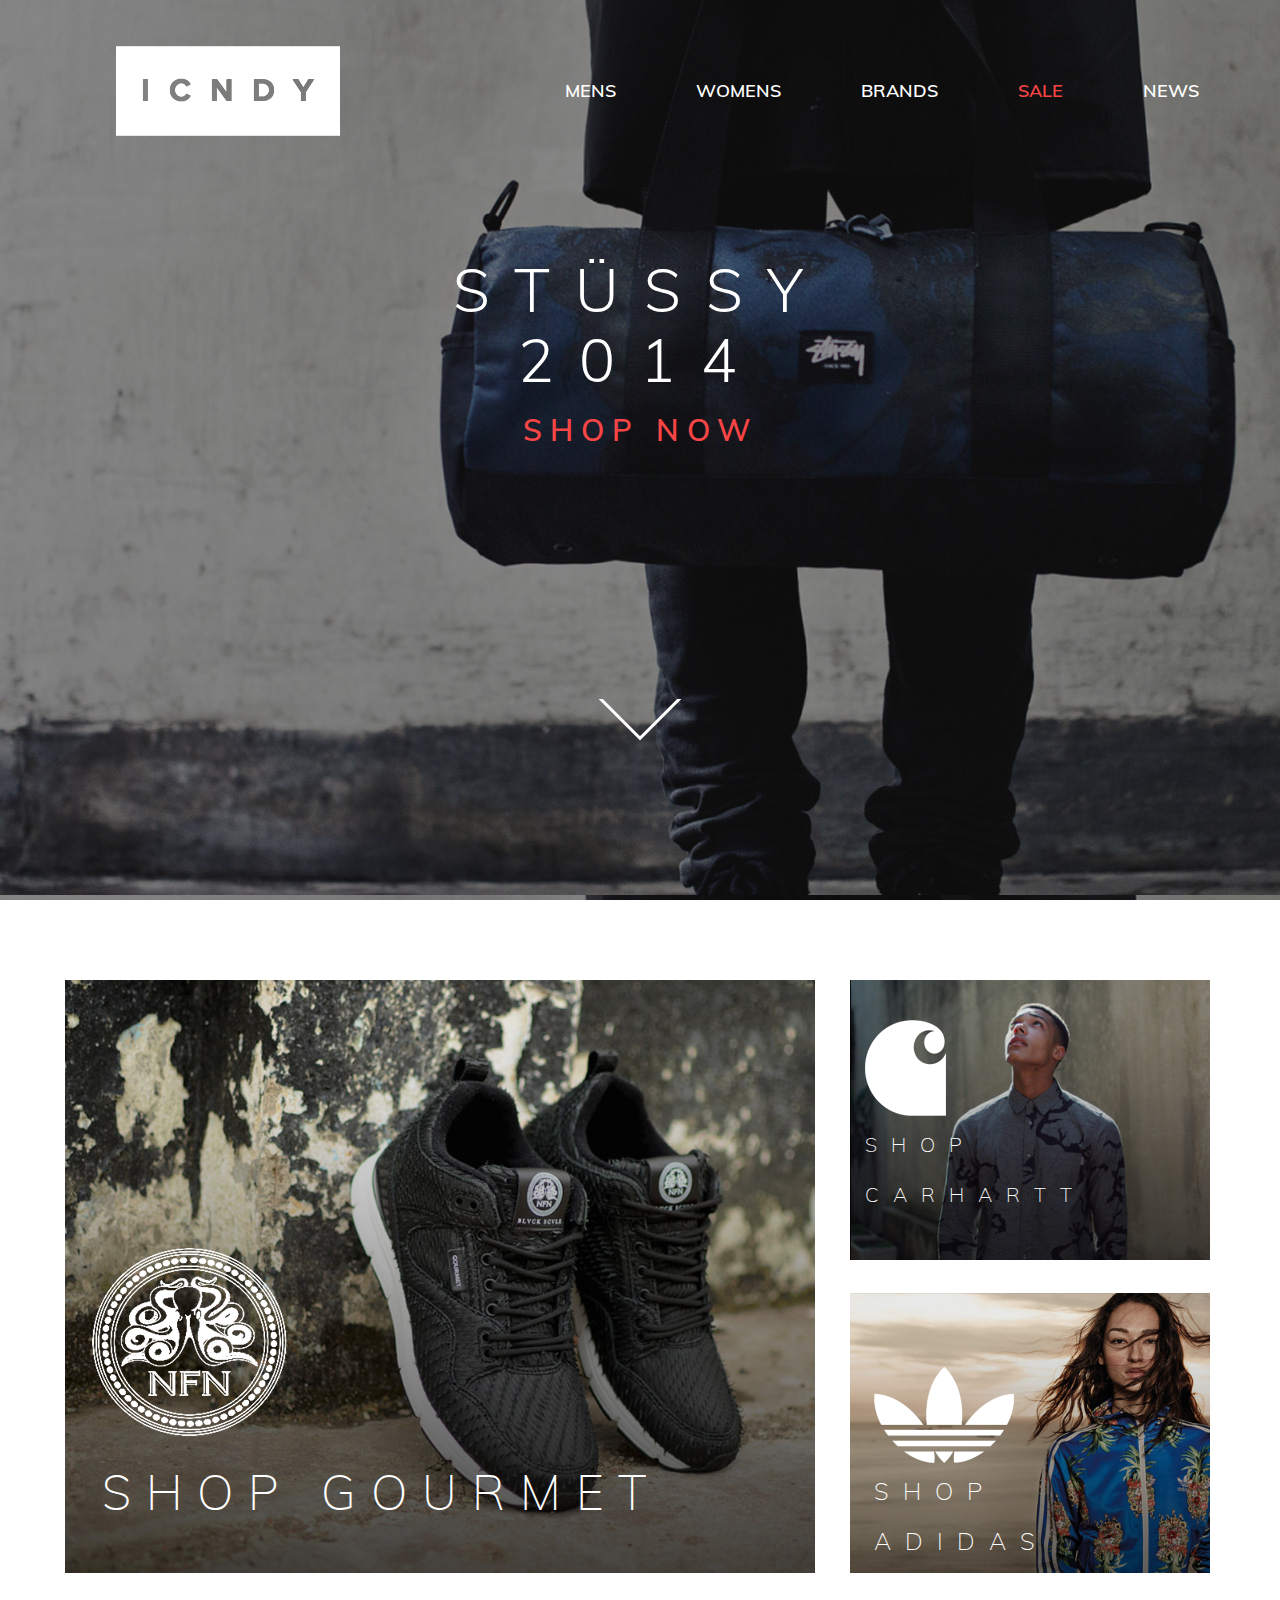
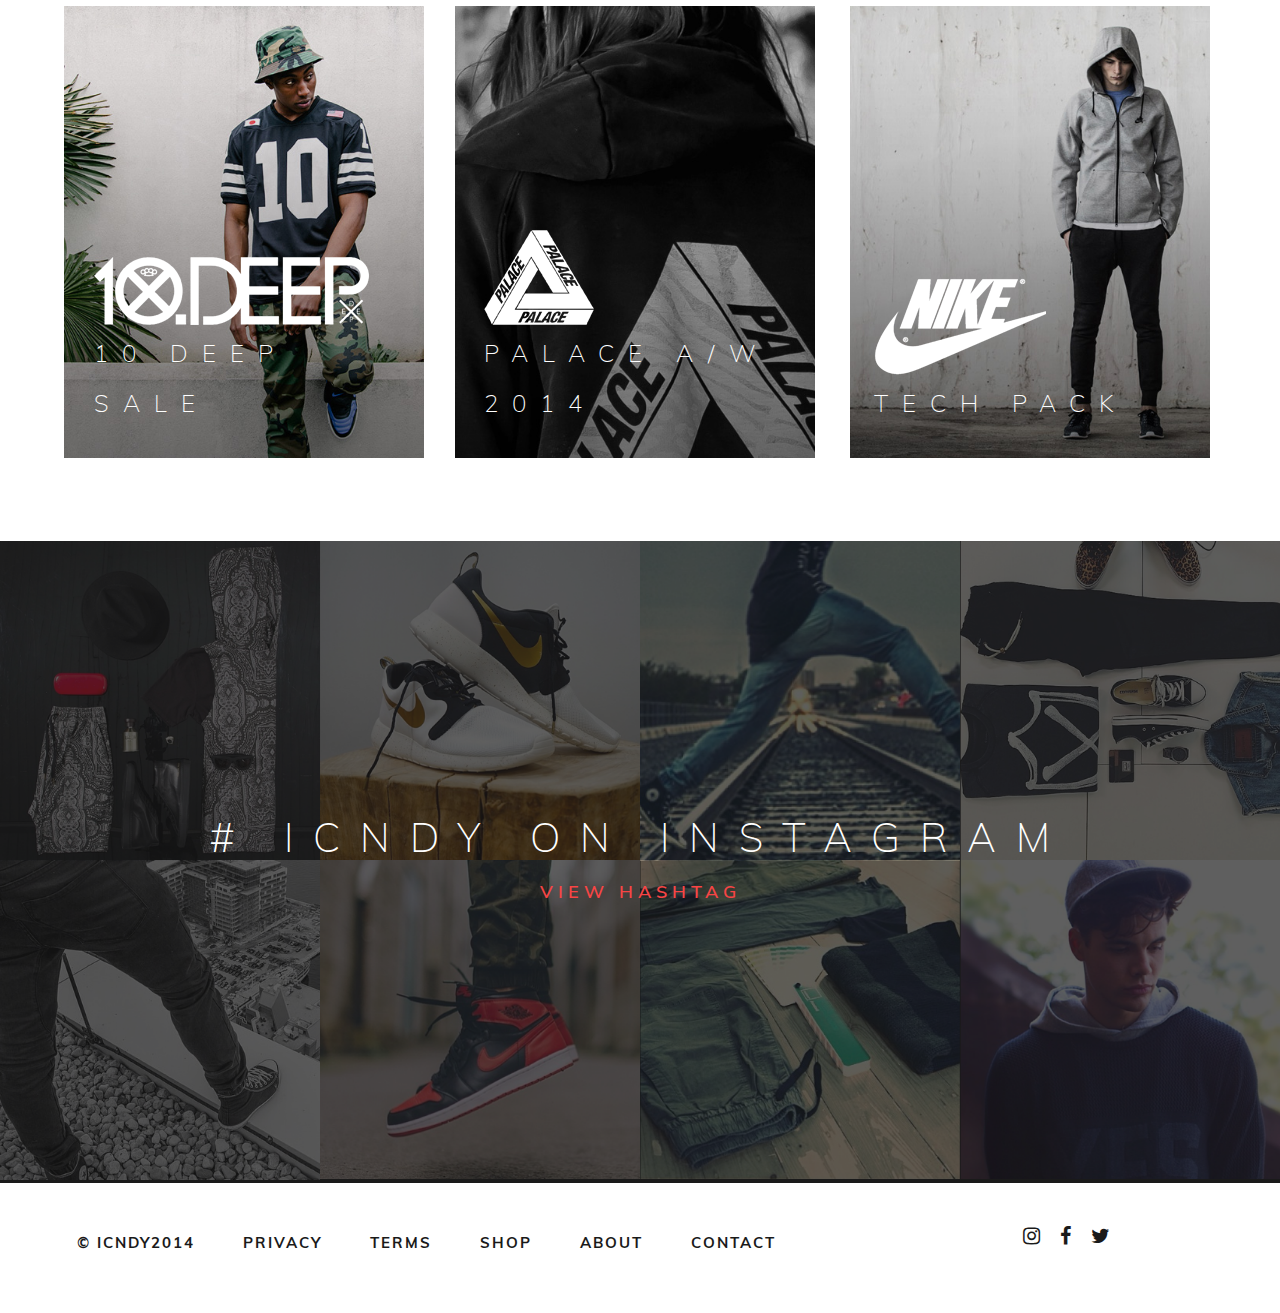
<file: index.html>
<!DOCTYPE html>
<html lang="en">
<head>
    <meta charset="utf-8">
    <meta name="viewport" content="width=device-width, initial-scale=1">
    <meta name="description" content="Icndy template from PSD">
    <title>ICNDY</title>
    <link rel="stylesheet" href="bootstrap/css/bootstrap.min.css" type="text/css" media="all">
    <link rel="shortcut icon" href="favicon.ico" type="image/x-icon">
    <link rel="icon" href="favicon.ico" type="image/x-icon">
    <link rel="stylesheet" href="fontawesome/css/font-awesome.min.css">
    <link rel="stylesheet" href="styles.css" type="text/css" media="all">
</head>
<body>
    <header>
        <nav class="navbar navbar-default">
            <div class="container-fluid">
                <div class="navbar-header">
                    <button type="button" class="navbar-toggle" data-toggle="collapse" data-target="#myNavbar">
        <span class="icon-bar"></span>
        <span class="icon-bar"></span>
        <span class="icon-bar"></span> 
      </button>
                    <a class="navbar-brand" href="#"><img src="images/logo.png"></a>
                </div>
                <div class="collapse navbar-collapse" id="myNavbar">
                    <ul class="nav navbar-nav navbar-right">
                        <li><a href="#">Mens</a></li>
                        <li><a href="#">Womens</a></li>
                        <li><a href="#">Brands</a></li>
                        <li><a href="#"><strong>Sale</strong></a></li>
                        <li><a href="#">News</a></li>
                    </ul>
                </div>
            </div>
        </nav>
        <div class="text">
            <h1>St&uuml;ssy 2014</h1>
            <h2>Shop now</h2>
        </div>
        <a href="#sec" id="button"><img class="down" src="images/down.png"></a>
    </header>
    <main id="sec">
        <div class="container">
            <div class="row">
                <div class="col-md-8 left">
                    <img src="images/gourmet.jpg">
                    <span class="name">
            <img src="images/gourmet-logo.png">
            <h3>Shop gourmet</h3>
        </span>
                </div>
                <div class="col-md-4">
                    <div class="small">
                        <img class="first" src="images/carharrt.jpg">
                        <span class="carh">
            <img src="images/carhartt-logo.png">
            <h3>Shop carhartt</h3>
        </span>
                    </div>
                    <div class="smaller">
                        <img class="second" src="images/adidas.jpg">
                        <span class="adid">
            <img src="images/adidas-logo.png">
            <h3>Shop adidas</h3>
        </span>
                    </div>
                </div>
            </div>
            <div class="row botsection">
                <div class="col-md-4">
                    <img class="one" src="images/deep.jpg">
                    <span class="logname">
            <img src="images/deep-logo.png">
            <h3>10 deep sale</h3>
        </span>
                </div>
                <div class="col-md-4"><img class="two" src="images/pallace.jpg">
                    <span class="logname">
            <img src="images/palace-logo.png">
            <h3>Palace a/w 2014</h3>
        </span>
                </div>
                <div class="col-md-4"><img class="three" src="images/nike.jpg">
                    <span class="logname">
            <img src="images/nike-logo.png">
            <h3>Tech pack</h3>
        </span>
                </div>
            </div>
        </div>
    </main>
    <section>
        <div class="container-fluid">
            <div class="row">
                <div class="col-md-3"><img src="images/grad1.png"></div>
                <div class="col-md-3"><img src="images/grad2.png"></div>
                <div class="col-md-3"><img src="images/grad3.png"></div>
                <div class="col-md-3"><img src="images/grad4.png"></div>
            </div>
            <div class="row line">
                <div class="col-md-3"><img src="images/grad5.png"></div>
                <div class="col-md-3"><img src="images/grad6.png"></div>
                <div class="col-md-3"><img src="images/grad7.png"></div>
                <div class="col-md-3"><img src="images/grad8.png"></div>
            </div>
            <span class="insta">
        <h4># icndy on instagram</h4>
        <a href="#">View hashtag</a>
        </span>
        </div>
    </section>
    <footer>
        <div class="container-fluid">
            <div class="row">
                <div class="col-md-12 col-lg-8">
                    <ul>
                        <li>&copy; icndy2014</li>
                        <li>Privacy</li>
                        <li>Terms</li>
                        <li>Shop</li>
                        <li>About</li>
                        <li>Contact</li>
                    </ul>
                </div>
                <div class="col-md-12 col-lg-4">
                    <i class="fa fa-instagram"></i>
                    <i class="fa fa-facebook"></i>
                    <i class="fa fa-twitter"></i>
                </div>
            </div>
        </div>
    </footer>
    <script src="jquery.min.js"></script>
    <script src="bootstrap/js/bootstrap.min.js"></script>
    <script src="main.js"></script>
</body>
</html>
</file>
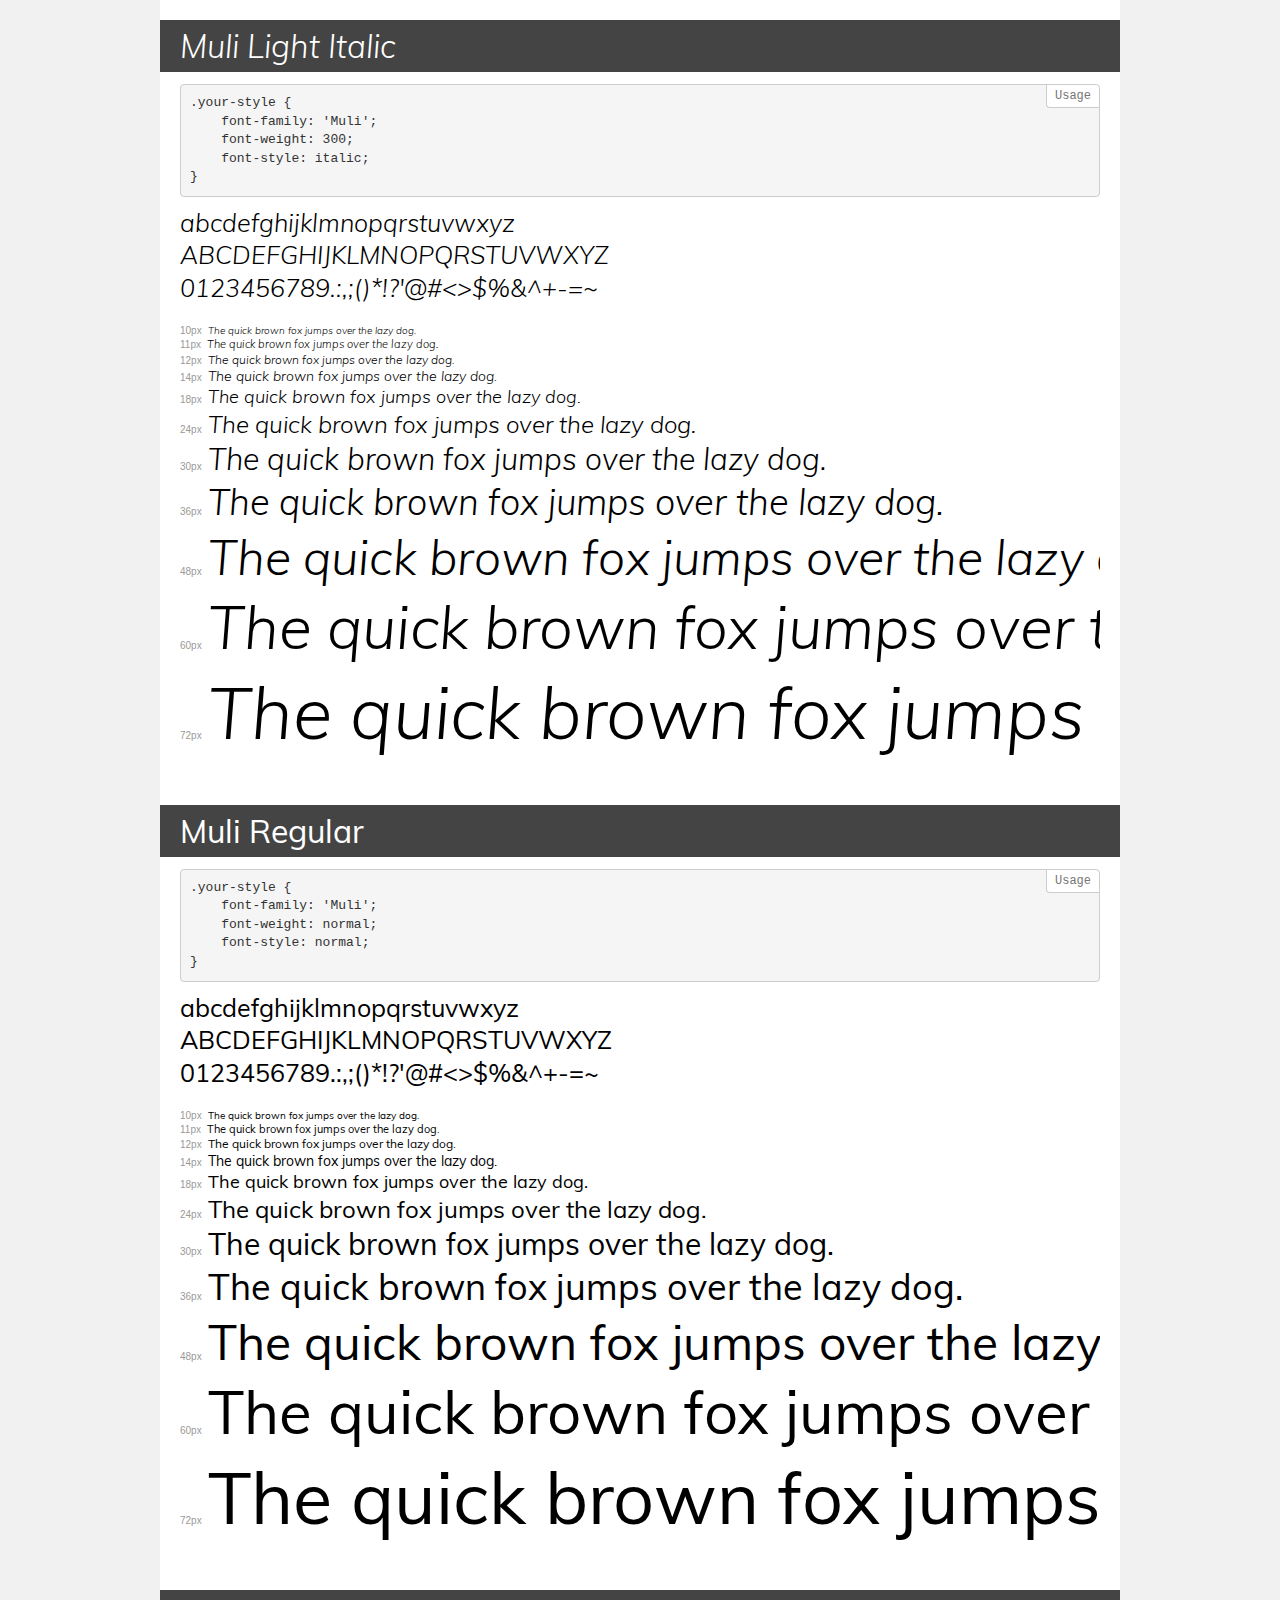
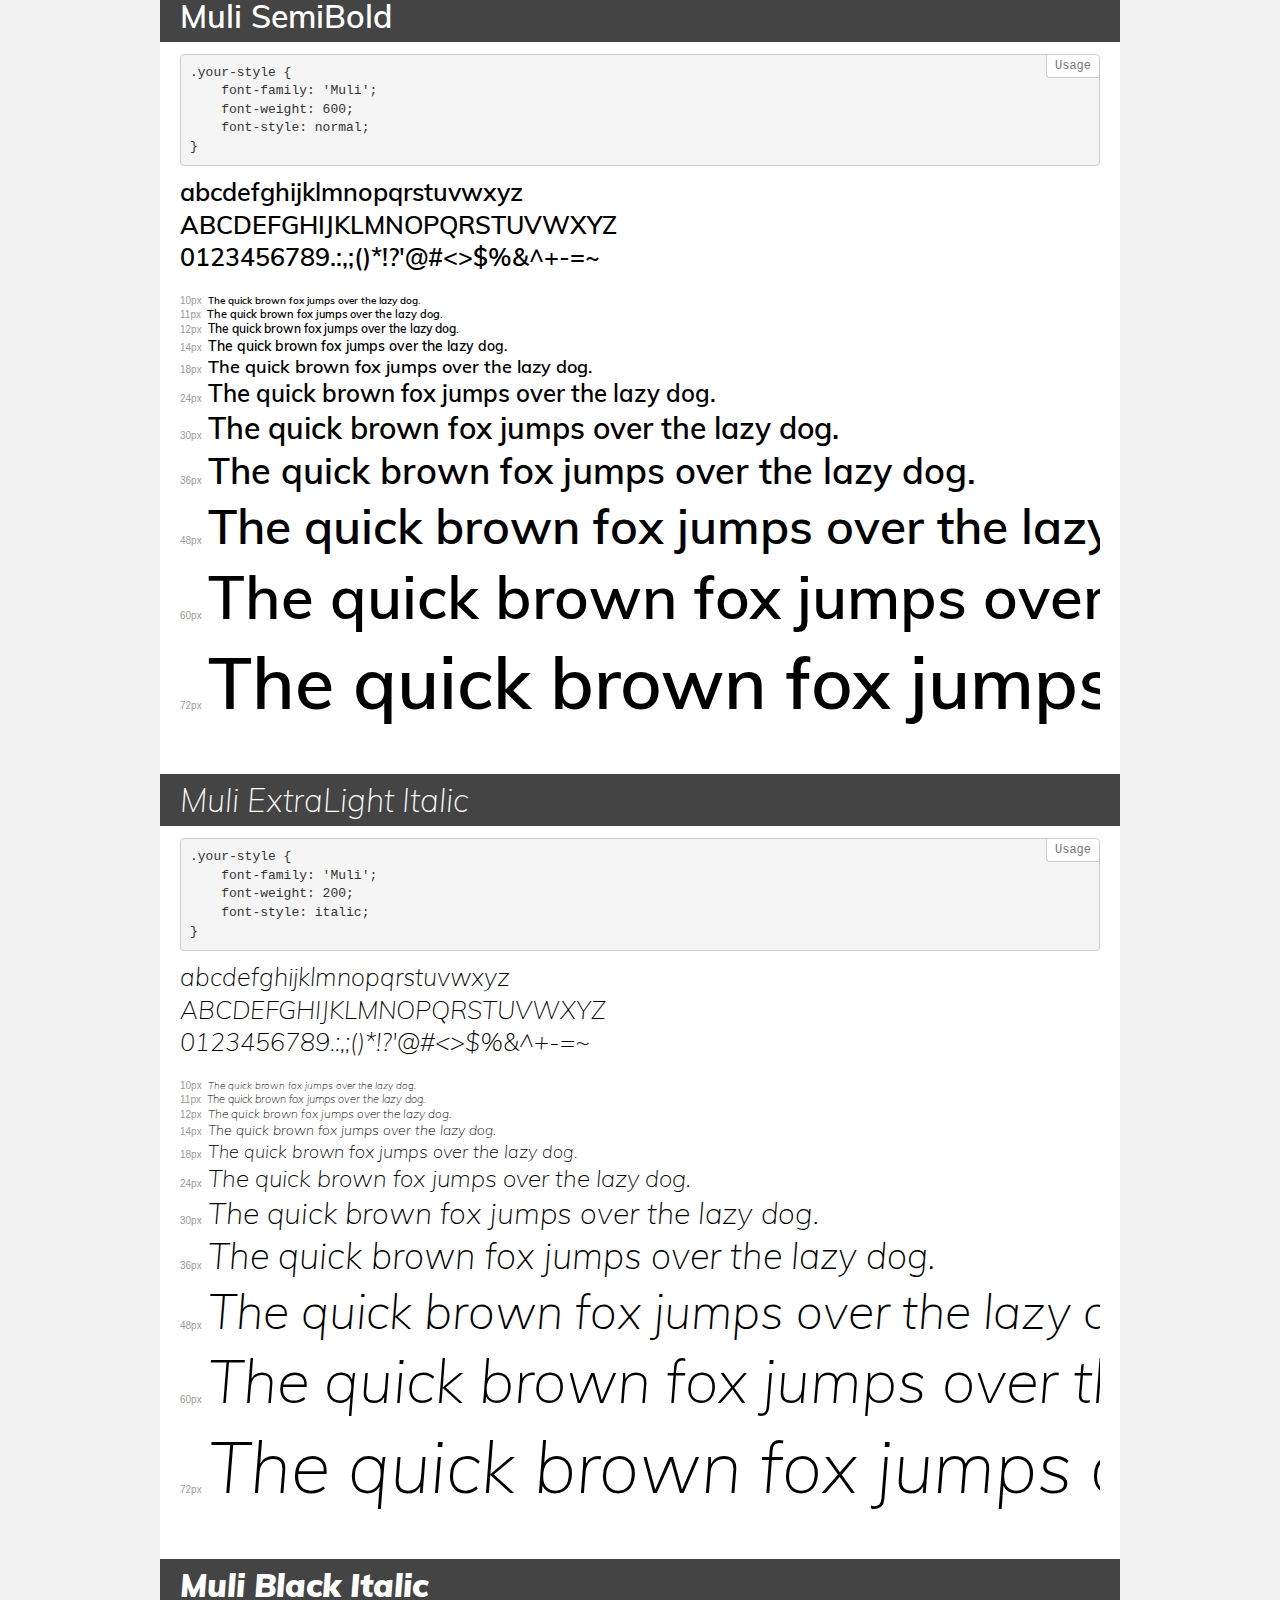
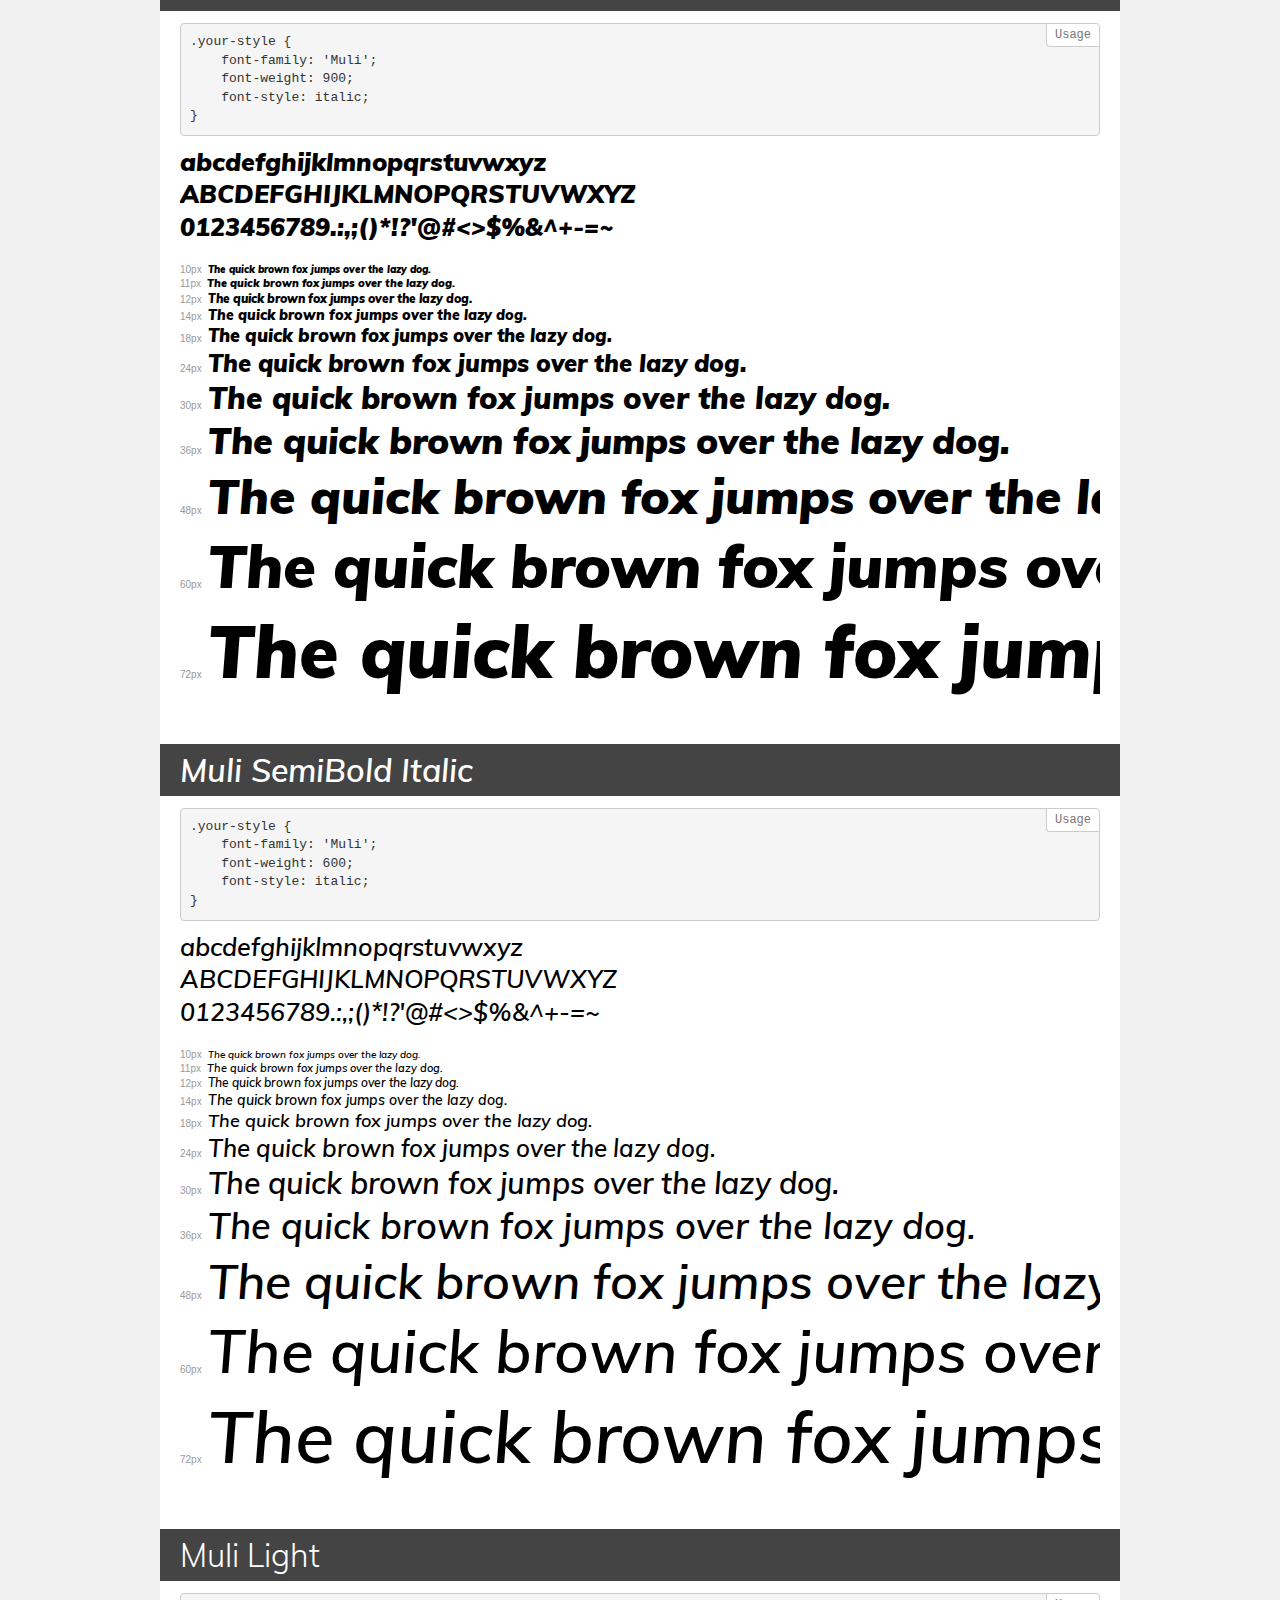
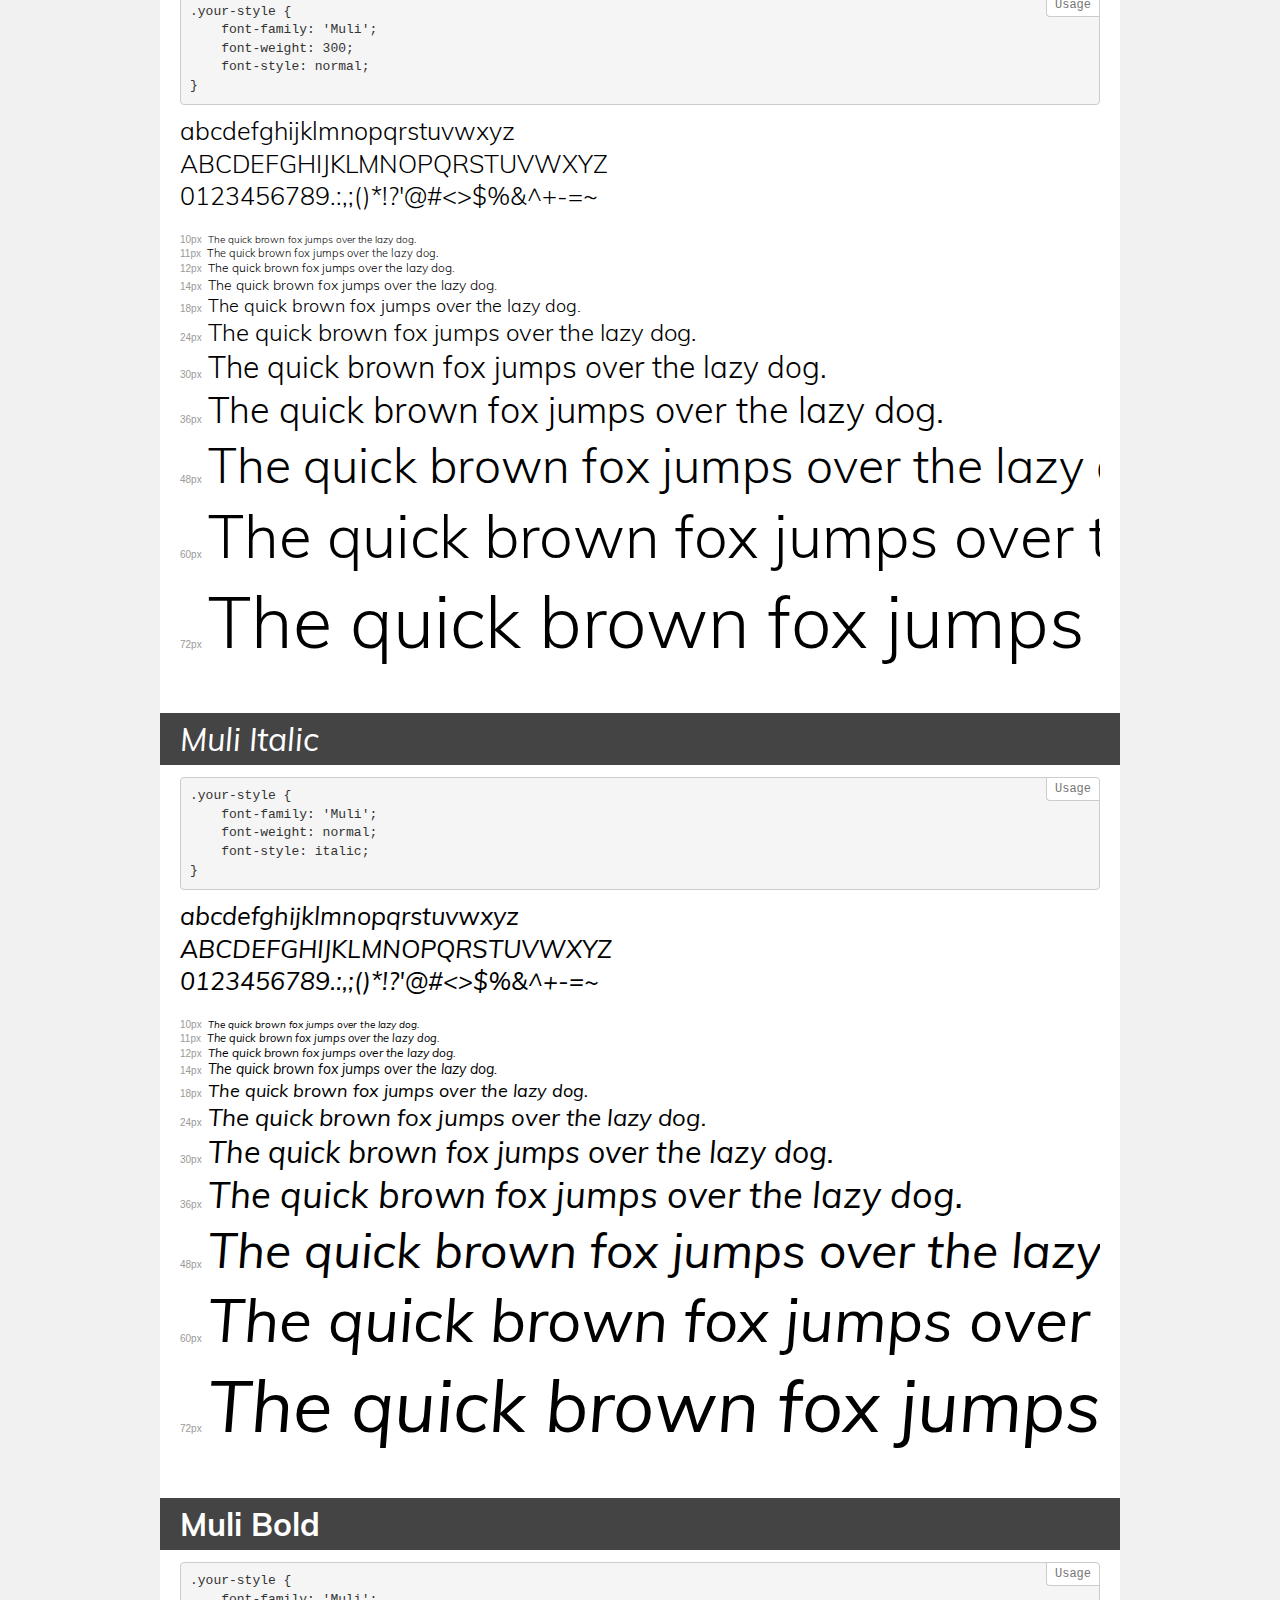
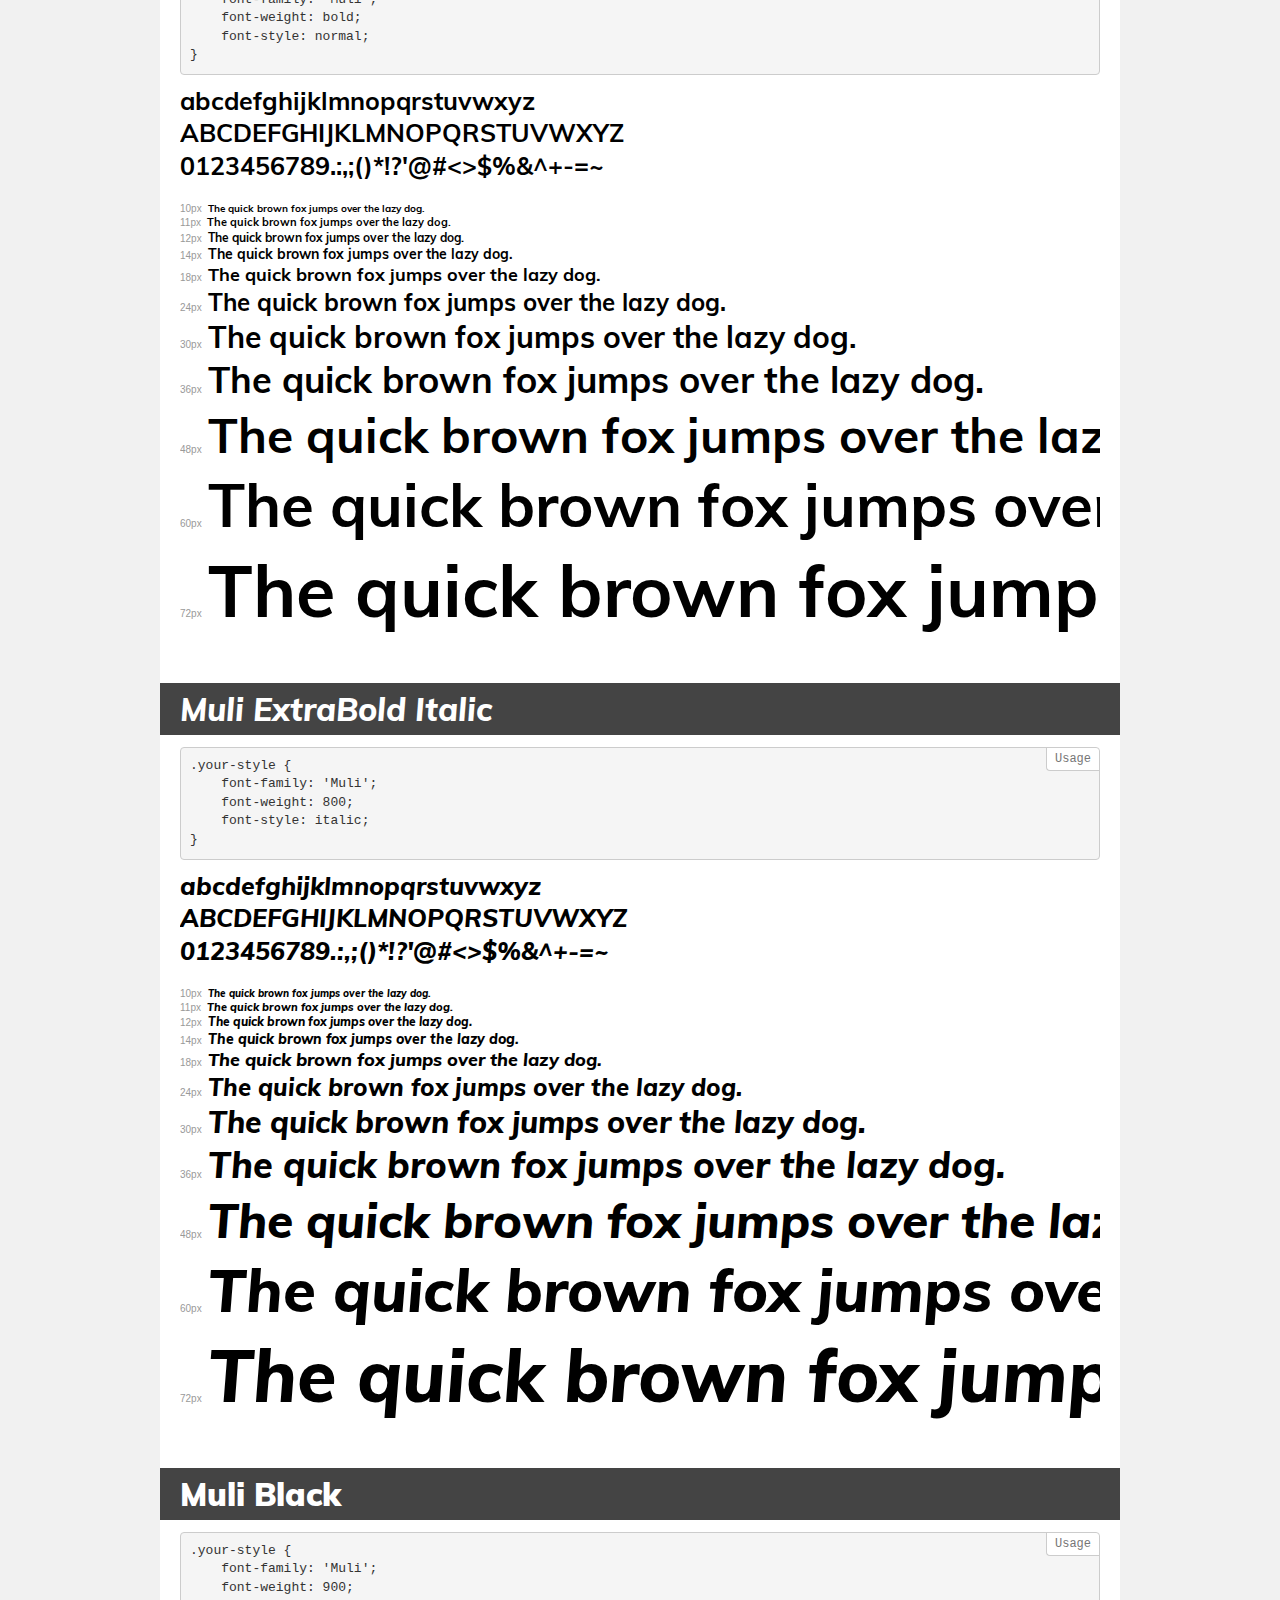
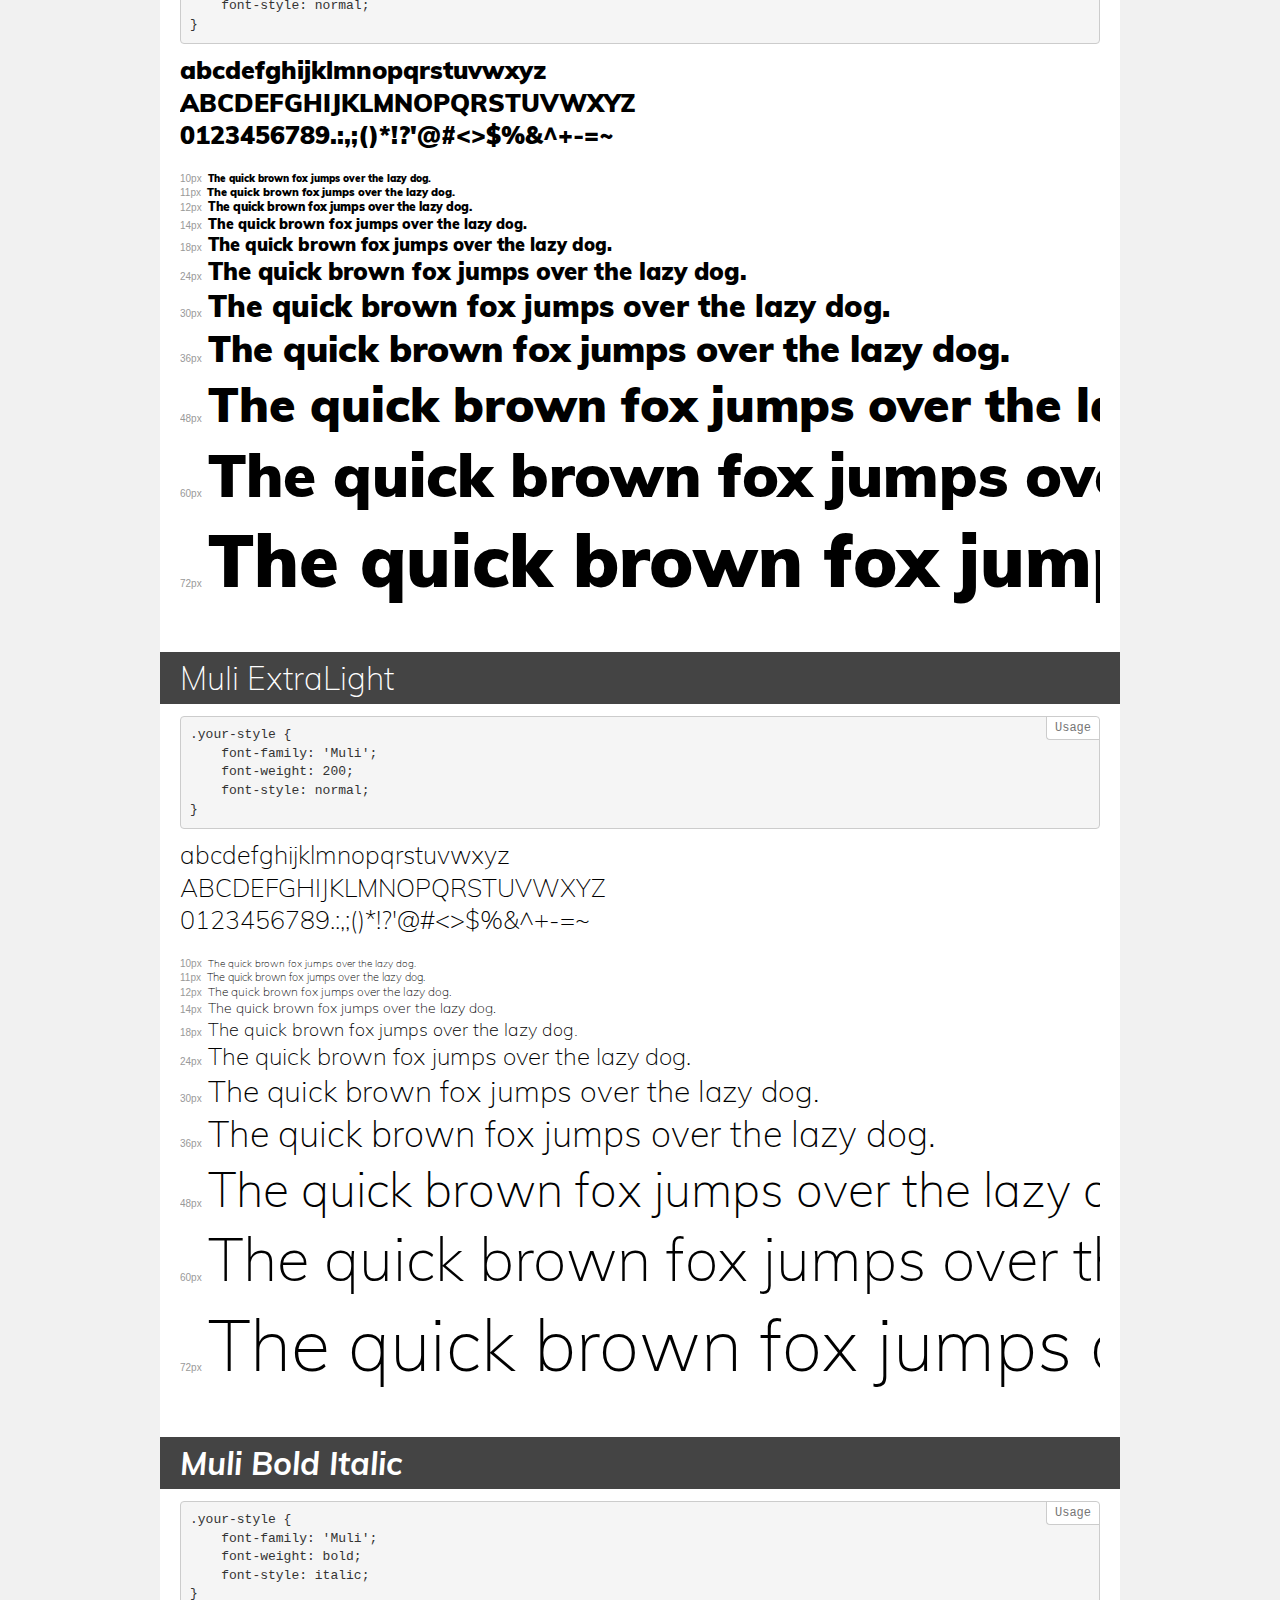
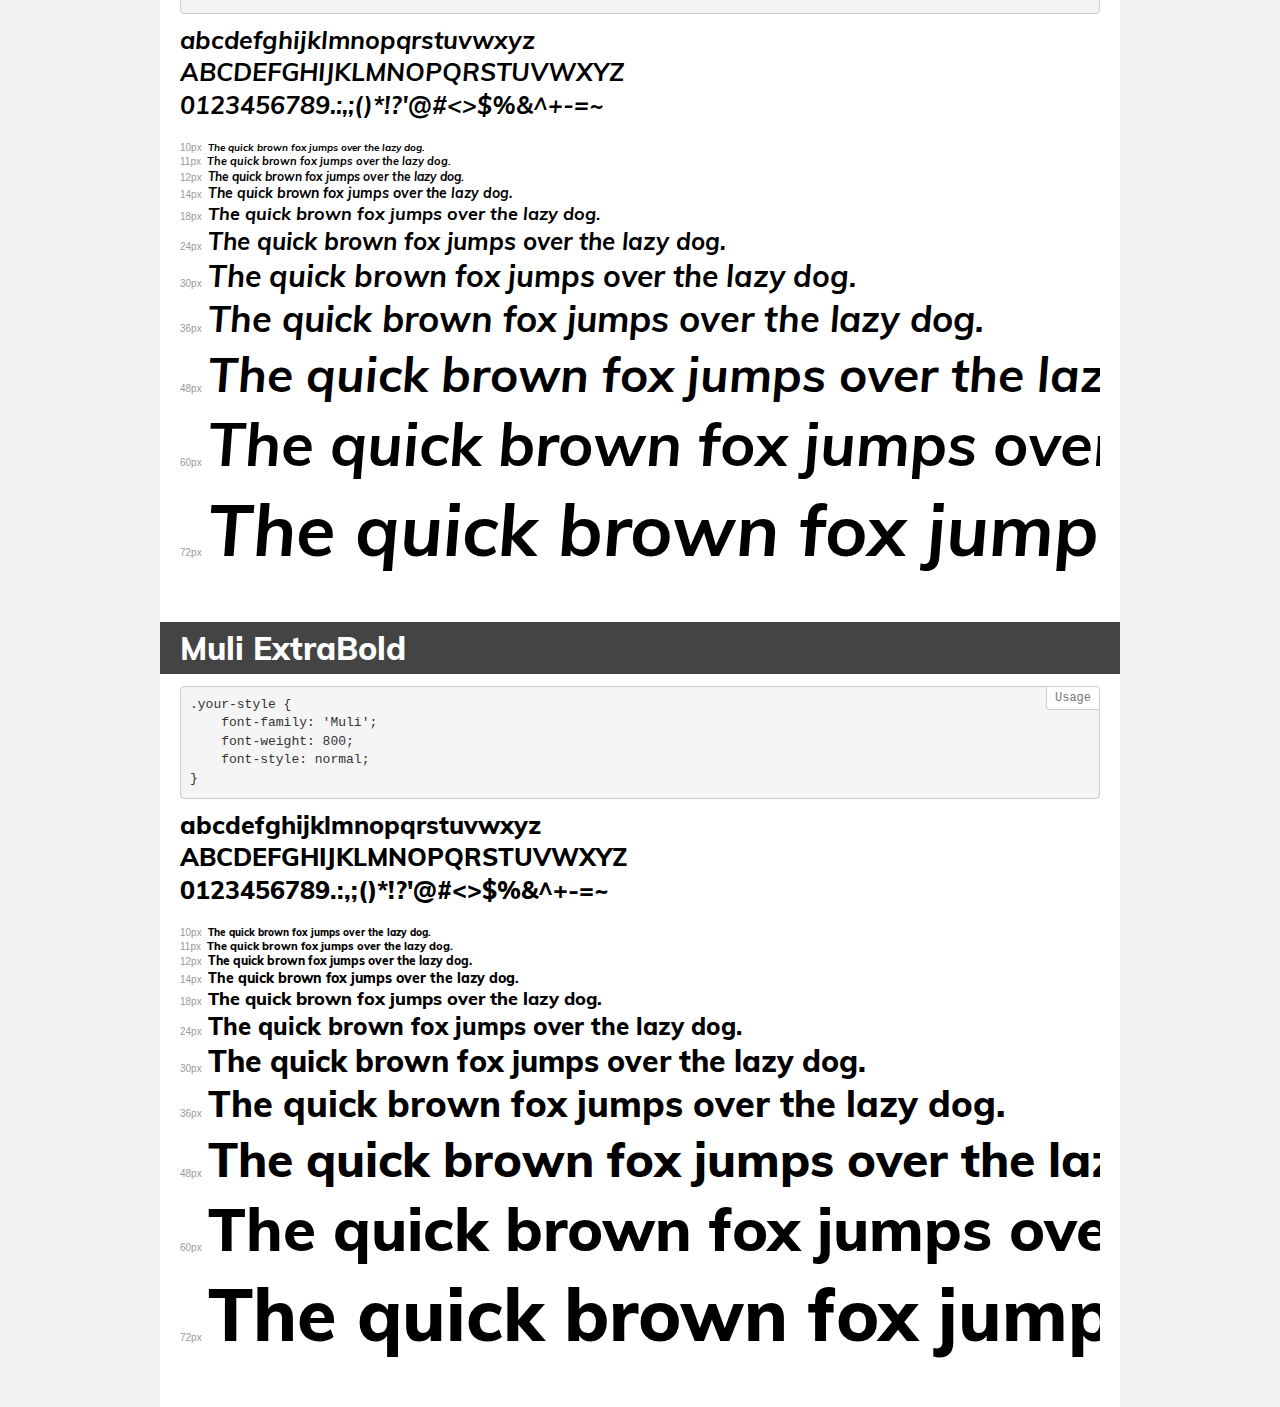
<file: fonts/demo.html>
<!DOCTYPE html>
<html>
<head>
    <meta charset="utf-8">
    <meta http-equiv="X-UA-Compatible" content="IE=edge">
    <meta name="viewport" content="width=device-width, initial-scale=1">
    <meta name="robots" content="noindex, noarchive">
    <title>Transfonter demo</title>
    <link href="stylesheet.css" rel="stylesheet">
    <style>
        /*
        http://meyerweb.com/eric/tools/css/reset/
        v2.0 | 20110126
        License: none (public domain)
        */
        html, body, div, span, applet, object, iframe,
        h1, h2, h3, h4, h5, h6, p, blockquote, pre,
        a, abbr, acronym, address, big, cite, code,
        del, dfn, em, img, ins, kbd, q, s, samp,
        small, strike, strong, sub, sup, tt, var,
        b, u, i, center,
        dl, dt, dd, ol, ul, li,
        fieldset, form, label, legend,
        table, caption, tbody, tfoot, thead, tr, th, td,
        article, aside, canvas, details, embed,
        figure, figcaption, footer, header, hgroup,
        menu, nav, output, ruby, section, summary,
        time, mark, audio, video {
            margin: 0;
            padding: 0;
            border: 0;
            font-size: 100%;
            font: inherit;
            vertical-align: baseline;
        }
        /* HTML5 display-role reset for older browsers */
        article, aside, details, figcaption, figure,
        footer, header, hgroup, menu, nav, section {
            display: block;
        }
        body {
            line-height: 1;
        }
        ol, ul {
            list-style: none;
        }
        blockquote, q {
            quotes: none;
        }
        blockquote:before, blockquote:after,
        q:before, q:after {
            content: '';
            content: none;
        }
        table {
            border-collapse: collapse;
            border-spacing: 0;
        }
        /* common styles */
        body {
            background: #f1f1f1;
            color: #000;
        }
        .page {
            background: #fff;
            width: 920px;
            margin: 0 auto;
            padding: 20px 20px 0 20px;
            overflow: hidden;
        }
        .font-container {
            overflow-x: auto;
            overflow-y: hidden;
            margin-bottom: 40px;
            line-height: 1.3;
            white-space: nowrap;
            padding-bottom: 5px;
        }
        h1 {
            position: relative;
            background: #444;
            font-size: 32px;
            color: #fff;
            padding: 10px 20px;
            margin: 0 -20px 12px -20px;
        }
        .letters {
            font-size: 25px;
            margin-bottom: 20px;
        }
        .s10:before {
            content: '10px';
        }
        .s11:before {
            content: '11px';
        }
        .s12:before {
            content: '12px';
        }
        .s14:before {
            content: '14px';
        }
        .s18:before {
            content: '18px';
        }
        .s24:before {
            content: '24px';
        }
        .s30:before {
            content: '30px';
        }
        .s36:before {
            content: '36px';
        }
        .s48:before {
            content: '48px';
        }
        .s60:before {
            content: '60px';
        }
        .s72:before {
            content: '72px';
        }
        .s10:before, .s11:before, .s12:before, .s14:before,
        .s18:before, .s24:before, .s30:before, .s36:before,
        .s48:before, .s60:before, .s72:before {
            font-family: Arial, sans-serif;
            font-size: 10px;
            font-weight: normal;
            font-style: normal;
            color: #999;
            padding-right: 6px;
        }
        pre {
            display: block;
            position: relative;
            padding: 9px;
            margin: 0 0 10px;
            font-family: Monaco, Menlo, Consolas, "Courier New", monospace !important;
            font-size: 13px;
            line-height: 1.428571429;
            color: #333;
            font-weight: normal !important;
            font-style: normal !important;
            background-color: #f5f5f5;
            border: 1px solid #ccc;
            overflow-x: auto;
            border-radius: 4px;
        }
        pre:after {
            display: block;
            position: absolute;
            right: 0;
            top: 0;
            content: 'Usage';
            line-height: 1;
            padding: 5px 8px;
            font-size: 12px;
            color: #767676;
            background-color: #fff;
            border: 1px solid #ccc;
            border-right: none;
            border-top: none;
            border-radius: 0 4px 0 4px;
            z-index: 10;
        }
        /* responsive */
        @media (max-width: 959px) {
            .page {
                width: auto;
                margin: 0;
            }
        }
    </style>
</head>
<body>
<div class="page">
    <div class="demo" style="font-family: 'Muli'; font-weight: 300; font-style: italic;">
        <h1>Muli Light Italic</h1>
        <pre>.your-style {
    font-family: 'Muli';
    font-weight: 300;
    font-style: italic;
}</pre>
        <div class="font-container">
            <p class="letters">
                abcdefghijklmnopqrstuvwxyz<br>
ABCDEFGHIJKLMNOPQRSTUVWXYZ<br>
                0123456789.:,;()*!?'@#<>$%&^+-=~
            </p>
            <p class="s10" style="font-size: 10px;">The quick brown fox jumps over the lazy dog.</p>
            <p class="s11" style="font-size: 11px;">The quick brown fox jumps over the lazy dog.</p>
            <p class="s12" style="font-size: 12px;">The quick brown fox jumps over the lazy dog.</p>
            <p class="s14" style="font-size: 14px;">The quick brown fox jumps over the lazy dog.</p>
            <p class="s18" style="font-size: 18px;">The quick brown fox jumps over the lazy dog.</p>
            <p class="s24" style="font-size: 24px;">The quick brown fox jumps over the lazy dog.</p>
            <p class="s30" style="font-size: 30px;">The quick brown fox jumps over the lazy dog.</p>
            <p class="s36" style="font-size: 36px;">The quick brown fox jumps over the lazy dog.</p>
            <p class="s48" style="font-size: 48px;">The quick brown fox jumps over the lazy dog.</p>
            <p class="s60" style="font-size: 60px;">The quick brown fox jumps over the lazy dog.</p>
            <p class="s72" style="font-size: 72px;">The quick brown fox jumps over the lazy dog.</p>
        </div>
    </div>
    <div class="demo" style="font-family: 'Muli'; font-weight: normal; font-style: normal;">
        <h1>Muli Regular</h1>
        <pre>.your-style {
    font-family: 'Muli';
    font-weight: normal;
    font-style: normal;
}</pre>
        <div class="font-container">
            <p class="letters">
                abcdefghijklmnopqrstuvwxyz<br>
ABCDEFGHIJKLMNOPQRSTUVWXYZ<br>
                0123456789.:,;()*!?'@#<>$%&^+-=~
            </p>
            <p class="s10" style="font-size: 10px;">The quick brown fox jumps over the lazy dog.</p>
            <p class="s11" style="font-size: 11px;">The quick brown fox jumps over the lazy dog.</p>
            <p class="s12" style="font-size: 12px;">The quick brown fox jumps over the lazy dog.</p>
            <p class="s14" style="font-size: 14px;">The quick brown fox jumps over the lazy dog.</p>
            <p class="s18" style="font-size: 18px;">The quick brown fox jumps over the lazy dog.</p>
            <p class="s24" style="font-size: 24px;">The quick brown fox jumps over the lazy dog.</p>
            <p class="s30" style="font-size: 30px;">The quick brown fox jumps over the lazy dog.</p>
            <p class="s36" style="font-size: 36px;">The quick brown fox jumps over the lazy dog.</p>
            <p class="s48" style="font-size: 48px;">The quick brown fox jumps over the lazy dog.</p>
            <p class="s60" style="font-size: 60px;">The quick brown fox jumps over the lazy dog.</p>
            <p class="s72" style="font-size: 72px;">The quick brown fox jumps over the lazy dog.</p>
        </div>
    </div>
    <div class="demo" style="font-family: 'Muli'; font-weight: 600; font-style: normal;">
        <h1>Muli SemiBold</h1>
        <pre>.your-style {
    font-family: 'Muli';
    font-weight: 600;
    font-style: normal;
}</pre>
        <div class="font-container">
            <p class="letters">
                abcdefghijklmnopqrstuvwxyz<br>
ABCDEFGHIJKLMNOPQRSTUVWXYZ<br>
                0123456789.:,;()*!?'@#<>$%&^+-=~
            </p>
            <p class="s10" style="font-size: 10px;">The quick brown fox jumps over the lazy dog.</p>
            <p class="s11" style="font-size: 11px;">The quick brown fox jumps over the lazy dog.</p>
            <p class="s12" style="font-size: 12px;">The quick brown fox jumps over the lazy dog.</p>
            <p class="s14" style="font-size: 14px;">The quick brown fox jumps over the lazy dog.</p>
            <p class="s18" style="font-size: 18px;">The quick brown fox jumps over the lazy dog.</p>
            <p class="s24" style="font-size: 24px;">The quick brown fox jumps over the lazy dog.</p>
            <p class="s30" style="font-size: 30px;">The quick brown fox jumps over the lazy dog.</p>
            <p class="s36" style="font-size: 36px;">The quick brown fox jumps over the lazy dog.</p>
            <p class="s48" style="font-size: 48px;">The quick brown fox jumps over the lazy dog.</p>
            <p class="s60" style="font-size: 60px;">The quick brown fox jumps over the lazy dog.</p>
            <p class="s72" style="font-size: 72px;">The quick brown fox jumps over the lazy dog.</p>
        </div>
    </div>
    <div class="demo" style="font-family: 'Muli'; font-weight: 200; font-style: italic;">
        <h1>Muli ExtraLight Italic</h1>
        <pre>.your-style {
    font-family: 'Muli';
    font-weight: 200;
    font-style: italic;
}</pre>
        <div class="font-container">
            <p class="letters">
                abcdefghijklmnopqrstuvwxyz<br>
ABCDEFGHIJKLMNOPQRSTUVWXYZ<br>
                0123456789.:,;()*!?'@#<>$%&^+-=~
            </p>
            <p class="s10" style="font-size: 10px;">The quick brown fox jumps over the lazy dog.</p>
            <p class="s11" style="font-size: 11px;">The quick brown fox jumps over the lazy dog.</p>
            <p class="s12" style="font-size: 12px;">The quick brown fox jumps over the lazy dog.</p>
            <p class="s14" style="font-size: 14px;">The quick brown fox jumps over the lazy dog.</p>
            <p class="s18" style="font-size: 18px;">The quick brown fox jumps over the lazy dog.</p>
            <p class="s24" style="font-size: 24px;">The quick brown fox jumps over the lazy dog.</p>
            <p class="s30" style="font-size: 30px;">The quick brown fox jumps over the lazy dog.</p>
            <p class="s36" style="font-size: 36px;">The quick brown fox jumps over the lazy dog.</p>
            <p class="s48" style="font-size: 48px;">The quick brown fox jumps over the lazy dog.</p>
            <p class="s60" style="font-size: 60px;">The quick brown fox jumps over the lazy dog.</p>
            <p class="s72" style="font-size: 72px;">The quick brown fox jumps over the lazy dog.</p>
        </div>
    </div>
    <div class="demo" style="font-family: 'Muli'; font-weight: 900; font-style: italic;">
        <h1>Muli Black Italic</h1>
        <pre>.your-style {
    font-family: 'Muli';
    font-weight: 900;
    font-style: italic;
}</pre>
        <div class="font-container">
            <p class="letters">
                abcdefghijklmnopqrstuvwxyz<br>
ABCDEFGHIJKLMNOPQRSTUVWXYZ<br>
                0123456789.:,;()*!?'@#<>$%&^+-=~
            </p>
            <p class="s10" style="font-size: 10px;">The quick brown fox jumps over the lazy dog.</p>
            <p class="s11" style="font-size: 11px;">The quick brown fox jumps over the lazy dog.</p>
            <p class="s12" style="font-size: 12px;">The quick brown fox jumps over the lazy dog.</p>
            <p class="s14" style="font-size: 14px;">The quick brown fox jumps over the lazy dog.</p>
            <p class="s18" style="font-size: 18px;">The quick brown fox jumps over the lazy dog.</p>
            <p class="s24" style="font-size: 24px;">The quick brown fox jumps over the lazy dog.</p>
            <p class="s30" style="font-size: 30px;">The quick brown fox jumps over the lazy dog.</p>
            <p class="s36" style="font-size: 36px;">The quick brown fox jumps over the lazy dog.</p>
            <p class="s48" style="font-size: 48px;">The quick brown fox jumps over the lazy dog.</p>
            <p class="s60" style="font-size: 60px;">The quick brown fox jumps over the lazy dog.</p>
            <p class="s72" style="font-size: 72px;">The quick brown fox jumps over the lazy dog.</p>
        </div>
    </div>
    <div class="demo" style="font-family: 'Muli'; font-weight: 600; font-style: italic;">
        <h1>Muli SemiBold Italic</h1>
        <pre>.your-style {
    font-family: 'Muli';
    font-weight: 600;
    font-style: italic;
}</pre>
        <div class="font-container">
            <p class="letters">
                abcdefghijklmnopqrstuvwxyz<br>
ABCDEFGHIJKLMNOPQRSTUVWXYZ<br>
                0123456789.:,;()*!?'@#<>$%&^+-=~
            </p>
            <p class="s10" style="font-size: 10px;">The quick brown fox jumps over the lazy dog.</p>
            <p class="s11" style="font-size: 11px;">The quick brown fox jumps over the lazy dog.</p>
            <p class="s12" style="font-size: 12px;">The quick brown fox jumps over the lazy dog.</p>
            <p class="s14" style="font-size: 14px;">The quick brown fox jumps over the lazy dog.</p>
            <p class="s18" style="font-size: 18px;">The quick brown fox jumps over the lazy dog.</p>
            <p class="s24" style="font-size: 24px;">The quick brown fox jumps over the lazy dog.</p>
            <p class="s30" style="font-size: 30px;">The quick brown fox jumps over the lazy dog.</p>
            <p class="s36" style="font-size: 36px;">The quick brown fox jumps over the lazy dog.</p>
            <p class="s48" style="font-size: 48px;">The quick brown fox jumps over the lazy dog.</p>
            <p class="s60" style="font-size: 60px;">The quick brown fox jumps over the lazy dog.</p>
            <p class="s72" style="font-size: 72px;">The quick brown fox jumps over the lazy dog.</p>
        </div>
    </div>
    <div class="demo" style="font-family: 'Muli'; font-weight: 300; font-style: normal;">
        <h1>Muli Light</h1>
        <pre>.your-style {
    font-family: 'Muli';
    font-weight: 300;
    font-style: normal;
}</pre>
        <div class="font-container">
            <p class="letters">
                abcdefghijklmnopqrstuvwxyz<br>
ABCDEFGHIJKLMNOPQRSTUVWXYZ<br>
                0123456789.:,;()*!?'@#<>$%&^+-=~
            </p>
            <p class="s10" style="font-size: 10px;">The quick brown fox jumps over the lazy dog.</p>
            <p class="s11" style="font-size: 11px;">The quick brown fox jumps over the lazy dog.</p>
            <p class="s12" style="font-size: 12px;">The quick brown fox jumps over the lazy dog.</p>
            <p class="s14" style="font-size: 14px;">The quick brown fox jumps over the lazy dog.</p>
            <p class="s18" style="font-size: 18px;">The quick brown fox jumps over the lazy dog.</p>
            <p class="s24" style="font-size: 24px;">The quick brown fox jumps over the lazy dog.</p>
            <p class="s30" style="font-size: 30px;">The quick brown fox jumps over the lazy dog.</p>
            <p class="s36" style="font-size: 36px;">The quick brown fox jumps over the lazy dog.</p>
            <p class="s48" style="font-size: 48px;">The quick brown fox jumps over the lazy dog.</p>
            <p class="s60" style="font-size: 60px;">The quick brown fox jumps over the lazy dog.</p>
            <p class="s72" style="font-size: 72px;">The quick brown fox jumps over the lazy dog.</p>
        </div>
    </div>
    <div class="demo" style="font-family: 'Muli'; font-weight: normal; font-style: italic;">
        <h1>Muli Italic</h1>
        <pre>.your-style {
    font-family: 'Muli';
    font-weight: normal;
    font-style: italic;
}</pre>
        <div class="font-container">
            <p class="letters">
                abcdefghijklmnopqrstuvwxyz<br>
ABCDEFGHIJKLMNOPQRSTUVWXYZ<br>
                0123456789.:,;()*!?'@#<>$%&^+-=~
            </p>
            <p class="s10" style="font-size: 10px;">The quick brown fox jumps over the lazy dog.</p>
            <p class="s11" style="font-size: 11px;">The quick brown fox jumps over the lazy dog.</p>
            <p class="s12" style="font-size: 12px;">The quick brown fox jumps over the lazy dog.</p>
            <p class="s14" style="font-size: 14px;">The quick brown fox jumps over the lazy dog.</p>
            <p class="s18" style="font-size: 18px;">The quick brown fox jumps over the lazy dog.</p>
            <p class="s24" style="font-size: 24px;">The quick brown fox jumps over the lazy dog.</p>
            <p class="s30" style="font-size: 30px;">The quick brown fox jumps over the lazy dog.</p>
            <p class="s36" style="font-size: 36px;">The quick brown fox jumps over the lazy dog.</p>
            <p class="s48" style="font-size: 48px;">The quick brown fox jumps over the lazy dog.</p>
            <p class="s60" style="font-size: 60px;">The quick brown fox jumps over the lazy dog.</p>
            <p class="s72" style="font-size: 72px;">The quick brown fox jumps over the lazy dog.</p>
        </div>
    </div>
    <div class="demo" style="font-family: 'Muli'; font-weight: bold; font-style: normal;">
        <h1>Muli Bold</h1>
        <pre>.your-style {
    font-family: 'Muli';
    font-weight: bold;
    font-style: normal;
}</pre>
        <div class="font-container">
            <p class="letters">
                abcdefghijklmnopqrstuvwxyz<br>
ABCDEFGHIJKLMNOPQRSTUVWXYZ<br>
                0123456789.:,;()*!?'@#<>$%&^+-=~
            </p>
            <p class="s10" style="font-size: 10px;">The quick brown fox jumps over the lazy dog.</p>
            <p class="s11" style="font-size: 11px;">The quick brown fox jumps over the lazy dog.</p>
            <p class="s12" style="font-size: 12px;">The quick brown fox jumps over the lazy dog.</p>
            <p class="s14" style="font-size: 14px;">The quick brown fox jumps over the lazy dog.</p>
            <p class="s18" style="font-size: 18px;">The quick brown fox jumps over the lazy dog.</p>
            <p class="s24" style="font-size: 24px;">The quick brown fox jumps over the lazy dog.</p>
            <p class="s30" style="font-size: 30px;">The quick brown fox jumps over the lazy dog.</p>
            <p class="s36" style="font-size: 36px;">The quick brown fox jumps over the lazy dog.</p>
            <p class="s48" style="font-size: 48px;">The quick brown fox jumps over the lazy dog.</p>
            <p class="s60" style="font-size: 60px;">The quick brown fox jumps over the lazy dog.</p>
            <p class="s72" style="font-size: 72px;">The quick brown fox jumps over the lazy dog.</p>
        </div>
    </div>
    <div class="demo" style="font-family: 'Muli'; font-weight: 800; font-style: italic;">
        <h1>Muli ExtraBold Italic</h1>
        <pre>.your-style {
    font-family: 'Muli';
    font-weight: 800;
    font-style: italic;
}</pre>
        <div class="font-container">
            <p class="letters">
                abcdefghijklmnopqrstuvwxyz<br>
ABCDEFGHIJKLMNOPQRSTUVWXYZ<br>
                0123456789.:,;()*!?'@#<>$%&^+-=~
            </p>
            <p class="s10" style="font-size: 10px;">The quick brown fox jumps over the lazy dog.</p>
            <p class="s11" style="font-size: 11px;">The quick brown fox jumps over the lazy dog.</p>
            <p class="s12" style="font-size: 12px;">The quick brown fox jumps over the lazy dog.</p>
            <p class="s14" style="font-size: 14px;">The quick brown fox jumps over the lazy dog.</p>
            <p class="s18" style="font-size: 18px;">The quick brown fox jumps over the lazy dog.</p>
            <p class="s24" style="font-size: 24px;">The quick brown fox jumps over the lazy dog.</p>
            <p class="s30" style="font-size: 30px;">The quick brown fox jumps over the lazy dog.</p>
            <p class="s36" style="font-size: 36px;">The quick brown fox jumps over the lazy dog.</p>
            <p class="s48" style="font-size: 48px;">The quick brown fox jumps over the lazy dog.</p>
            <p class="s60" style="font-size: 60px;">The quick brown fox jumps over the lazy dog.</p>
            <p class="s72" style="font-size: 72px;">The quick brown fox jumps over the lazy dog.</p>
        </div>
    </div>
    <div class="demo" style="font-family: 'Muli'; font-weight: 900; font-style: normal;">
        <h1>Muli Black</h1>
        <pre>.your-style {
    font-family: 'Muli';
    font-weight: 900;
    font-style: normal;
}</pre>
        <div class="font-container">
            <p class="letters">
                abcdefghijklmnopqrstuvwxyz<br>
ABCDEFGHIJKLMNOPQRSTUVWXYZ<br>
                0123456789.:,;()*!?'@#<>$%&^+-=~
            </p>
            <p class="s10" style="font-size: 10px;">The quick brown fox jumps over the lazy dog.</p>
            <p class="s11" style="font-size: 11px;">The quick brown fox jumps over the lazy dog.</p>
            <p class="s12" style="font-size: 12px;">The quick brown fox jumps over the lazy dog.</p>
            <p class="s14" style="font-size: 14px;">The quick brown fox jumps over the lazy dog.</p>
            <p class="s18" style="font-size: 18px;">The quick brown fox jumps over the lazy dog.</p>
            <p class="s24" style="font-size: 24px;">The quick brown fox jumps over the lazy dog.</p>
            <p class="s30" style="font-size: 30px;">The quick brown fox jumps over the lazy dog.</p>
            <p class="s36" style="font-size: 36px;">The quick brown fox jumps over the lazy dog.</p>
            <p class="s48" style="font-size: 48px;">The quick brown fox jumps over the lazy dog.</p>
            <p class="s60" style="font-size: 60px;">The quick brown fox jumps over the lazy dog.</p>
            <p class="s72" style="font-size: 72px;">The quick brown fox jumps over the lazy dog.</p>
        </div>
    </div>
    <div class="demo" style="font-family: 'Muli'; font-weight: 200; font-style: normal;">
        <h1>Muli ExtraLight</h1>
        <pre>.your-style {
    font-family: 'Muli';
    font-weight: 200;
    font-style: normal;
}</pre>
        <div class="font-container">
            <p class="letters">
                abcdefghijklmnopqrstuvwxyz<br>
ABCDEFGHIJKLMNOPQRSTUVWXYZ<br>
                0123456789.:,;()*!?'@#<>$%&^+-=~
            </p>
            <p class="s10" style="font-size: 10px;">The quick brown fox jumps over the lazy dog.</p>
            <p class="s11" style="font-size: 11px;">The quick brown fox jumps over the lazy dog.</p>
            <p class="s12" style="font-size: 12px;">The quick brown fox jumps over the lazy dog.</p>
            <p class="s14" style="font-size: 14px;">The quick brown fox jumps over the lazy dog.</p>
            <p class="s18" style="font-size: 18px;">The quick brown fox jumps over the lazy dog.</p>
            <p class="s24" style="font-size: 24px;">The quick brown fox jumps over the lazy dog.</p>
            <p class="s30" style="font-size: 30px;">The quick brown fox jumps over the lazy dog.</p>
            <p class="s36" style="font-size: 36px;">The quick brown fox jumps over the lazy dog.</p>
            <p class="s48" style="font-size: 48px;">The quick brown fox jumps over the lazy dog.</p>
            <p class="s60" style="font-size: 60px;">The quick brown fox jumps over the lazy dog.</p>
            <p class="s72" style="font-size: 72px;">The quick brown fox jumps over the lazy dog.</p>
        </div>
    </div>
    <div class="demo" style="font-family: 'Muli'; font-weight: bold; font-style: italic;">
        <h1>Muli Bold Italic</h1>
        <pre>.your-style {
    font-family: 'Muli';
    font-weight: bold;
    font-style: italic;
}</pre>
        <div class="font-container">
            <p class="letters">
                abcdefghijklmnopqrstuvwxyz<br>
ABCDEFGHIJKLMNOPQRSTUVWXYZ<br>
                0123456789.:,;()*!?'@#<>$%&^+-=~
            </p>
            <p class="s10" style="font-size: 10px;">The quick brown fox jumps over the lazy dog.</p>
            <p class="s11" style="font-size: 11px;">The quick brown fox jumps over the lazy dog.</p>
            <p class="s12" style="font-size: 12px;">The quick brown fox jumps over the lazy dog.</p>
            <p class="s14" style="font-size: 14px;">The quick brown fox jumps over the lazy dog.</p>
            <p class="s18" style="font-size: 18px;">The quick brown fox jumps over the lazy dog.</p>
            <p class="s24" style="font-size: 24px;">The quick brown fox jumps over the lazy dog.</p>
            <p class="s30" style="font-size: 30px;">The quick brown fox jumps over the lazy dog.</p>
            <p class="s36" style="font-size: 36px;">The quick brown fox jumps over the lazy dog.</p>
            <p class="s48" style="font-size: 48px;">The quick brown fox jumps over the lazy dog.</p>
            <p class="s60" style="font-size: 60px;">The quick brown fox jumps over the lazy dog.</p>
            <p class="s72" style="font-size: 72px;">The quick brown fox jumps over the lazy dog.</p>
        </div>
    </div>
    <div class="demo" style="font-family: 'Muli'; font-weight: 800; font-style: normal;">
        <h1>Muli ExtraBold</h1>
        <pre>.your-style {
    font-family: 'Muli';
    font-weight: 800;
    font-style: normal;
}</pre>
        <div class="font-container">
            <p class="letters">
                abcdefghijklmnopqrstuvwxyz<br>
ABCDEFGHIJKLMNOPQRSTUVWXYZ<br>
                0123456789.:,;()*!?'@#<>$%&^+-=~
            </p>
            <p class="s10" style="font-size: 10px;">The quick brown fox jumps over the lazy dog.</p>
            <p class="s11" style="font-size: 11px;">The quick brown fox jumps over the lazy dog.</p>
            <p class="s12" style="font-size: 12px;">The quick brown fox jumps over the lazy dog.</p>
            <p class="s14" style="font-size: 14px;">The quick brown fox jumps over the lazy dog.</p>
            <p class="s18" style="font-size: 18px;">The quick brown fox jumps over the lazy dog.</p>
            <p class="s24" style="font-size: 24px;">The quick brown fox jumps over the lazy dog.</p>
            <p class="s30" style="font-size: 30px;">The quick brown fox jumps over the lazy dog.</p>
            <p class="s36" style="font-size: 36px;">The quick brown fox jumps over the lazy dog.</p>
            <p class="s48" style="font-size: 48px;">The quick brown fox jumps over the lazy dog.</p>
            <p class="s60" style="font-size: 60px;">The quick brown fox jumps over the lazy dog.</p>
            <p class="s72" style="font-size: 72px;">The quick brown fox jumps over the lazy dog.</p>
        </div>
    </div>
</div>
</body>
</html>
</file>
<file: fonts/stylesheet.css>
/* This stylesheet generated by Transfonter (https://transfonter.org) on December 8, 2017 1:44 PM */

@font-face {
    font-family: 'Muli';
    src: url('Muli-LightItalic.eot');
    src: url('Muli-LightItalic.eot?#iefix') format('embedded-opentype'),
        url('Muli-LightItalic.woff2') format('woff2'),
        url('Muli-LightItalic.woff') format('woff'),
        url('Muli-LightItalic.ttf') format('truetype'),
        url('Muli-LightItalic.svg#Muli-LightItalic') format('svg');
    font-weight: 300;
    font-style: italic;
}

@font-face {
    font-family: 'Muli';
    src: url('Muli-Regular.eot');
    src: url('Muli-Regular.eot?#iefix') format('embedded-opentype'),
        url('Muli-Regular.woff2') format('woff2'),
        url('Muli-Regular.woff') format('woff'),
        url('Muli-Regular.ttf') format('truetype'),
        url('Muli-Regular.svg#Muli-Regular') format('svg');
    font-weight: normal;
    font-style: normal;
}

@font-face {
    font-family: 'Muli';
    src: url('Muli-SemiBold.eot');
    src: url('Muli-SemiBold.eot?#iefix') format('embedded-opentype'),
        url('Muli-SemiBold.woff2') format('woff2'),
        url('Muli-SemiBold.woff') format('woff'),
        url('Muli-SemiBold.ttf') format('truetype'),
        url('Muli-SemiBold.svg#Muli-SemiBold') format('svg');
    font-weight: 600;
    font-style: normal;
}

@font-face {
    font-family: 'Muli';
    src: url('Muli-ExtraLightItalic.eot');
    src: url('Muli-ExtraLightItalic.eot?#iefix') format('embedded-opentype'),
        url('Muli-ExtraLightItalic.woff2') format('woff2'),
        url('Muli-ExtraLightItalic.woff') format('woff'),
        url('Muli-ExtraLightItalic.ttf') format('truetype'),
        url('Muli-ExtraLightItalic.svg#Muli-ExtraLightItalic') format('svg');
    font-weight: 200;
    font-style: italic;
}

@font-face {
    font-family: 'Muli';
    src: url('Muli-BlackItalic.eot');
    src: url('Muli-BlackItalic.eot?#iefix') format('embedded-opentype'),
        url('Muli-BlackItalic.woff2') format('woff2'),
        url('Muli-BlackItalic.woff') format('woff'),
        url('Muli-BlackItalic.ttf') format('truetype'),
        url('Muli-BlackItalic.svg#Muli-BlackItalic') format('svg');
    font-weight: 900;
    font-style: italic;
}

@font-face {
    font-family: 'Muli';
    src: url('Muli-SemiBoldItalic.eot');
    src: url('Muli-SemiBoldItalic.eot?#iefix') format('embedded-opentype'),
        url('Muli-SemiBoldItalic.woff2') format('woff2'),
        url('Muli-SemiBoldItalic.woff') format('woff'),
        url('Muli-SemiBoldItalic.ttf') format('truetype'),
        url('Muli-SemiBoldItalic.svg#Muli-SemiBoldItalic') format('svg');
    font-weight: 600;
    font-style: italic;
}

@font-face {
    font-family: 'Muli';
    src: url('Muli-Light.eot');
    src: url('Muli-Light.eot?#iefix') format('embedded-opentype'),
        url('Muli-Light.woff2') format('woff2'),
        url('Muli-Light.woff') format('woff'),
        url('Muli-Light.ttf') format('truetype'),
        url('Muli-Light.svg#Muli-Light') format('svg');
    font-weight: 300;
    font-style: normal;
}

@font-face {
    font-family: 'Muli';
    src: url('Muli-Italic.eot');
    src: url('Muli-Italic.eot?#iefix') format('embedded-opentype'),
        url('Muli-Italic.woff2') format('woff2'),
        url('Muli-Italic.woff') format('woff'),
        url('Muli-Italic.ttf') format('truetype'),
        url('Muli-Italic.svg#Muli-Italic') format('svg');
    font-weight: normal;
    font-style: italic;
}

@font-face {
    font-family: 'Muli';
    src: url('Muli-Bold.eot');
    src: url('Muli-Bold.eot?#iefix') format('embedded-opentype'),
        url('Muli-Bold.woff2') format('woff2'),
        url('Muli-Bold.woff') format('woff'),
        url('Muli-Bold.ttf') format('truetype'),
        url('Muli-Bold.svg#Muli-Bold') format('svg');
    font-weight: bold;
    font-style: normal;
}

@font-face {
    font-family: 'Muli';
    src: url('Muli-ExtraBoldItalic.eot');
    src: url('Muli-ExtraBoldItalic.eot?#iefix') format('embedded-opentype'),
        url('Muli-ExtraBoldItalic.woff2') format('woff2'),
        url('Muli-ExtraBoldItalic.woff') format('woff'),
        url('Muli-ExtraBoldItalic.ttf') format('truetype'),
        url('Muli-ExtraBoldItalic.svg#Muli-ExtraBoldItalic') format('svg');
    font-weight: 800;
    font-style: italic;
}

@font-face {
    font-family: 'Muli';
    src: url('Muli-Black.eot');
    src: url('Muli-Black.eot?#iefix') format('embedded-opentype'),
        url('Muli-Black.woff2') format('woff2'),
        url('Muli-Black.woff') format('woff'),
        url('Muli-Black.ttf') format('truetype'),
        url('Muli-Black.svg#Muli-Black') format('svg');
    font-weight: 900;
    font-style: normal;
}

@font-face {
    font-family: 'Muli';
    src: url('Muli-ExtraLight.eot');
    src: url('Muli-ExtraLight.eot?#iefix') format('embedded-opentype'),
        url('Muli-ExtraLight.woff2') format('woff2'),
        url('Muli-ExtraLight.woff') format('woff'),
        url('Muli-ExtraLight.ttf') format('truetype'),
        url('Muli-ExtraLight.svg#Muli-ExtraLight') format('svg');
    font-weight: 200;
    font-style: normal;
}

@font-face {
    font-family: 'Muli';
    src: url('Muli-BoldItalic.eot');
    src: url('Muli-BoldItalic.eot?#iefix') format('embedded-opentype'),
        url('Muli-BoldItalic.woff2') format('woff2'),
        url('Muli-BoldItalic.woff') format('woff'),
        url('Muli-BoldItalic.ttf') format('truetype'),
        url('Muli-BoldItalic.svg#Muli-BoldItalic') format('svg');
    font-weight: bold;
    font-style: italic;
}

@font-face {
    font-family: 'Muli';
    src: url('Muli-ExtraBold.eot');
    src: url('Muli-ExtraBold.eot?#iefix') format('embedded-opentype'),
        url('Muli-ExtraBold.woff2') format('woff2'),
        url('Muli-ExtraBold.woff') format('woff'),
        url('Muli-ExtraBold.ttf') format('truetype'),
        url('Muli-ExtraBold.svg#Muli-ExtraBold') format('svg');
    font-weight: 800;
    font-style: normal;
}
</file>
<file: styles.css>
@import 'fonts/stylesheet.css';@import 'normalize.css';@import 'reset.css';header{background-image:url(images/main.jpg);min-height:900px;position:relative}.navbar{background-color:transparent;background:transparent;border-color:transparent}.navbar-brand>img{margin-top:45px;margin-left:100px}.navbar-default .navbar-nav>li>a{font-family:'Muli', serif;font-weight:600;color:#fff;font-size:18px;text-transform:uppercase;padding-top:80px;padding-right:65px}.navbar-default .navbar-nav>li>a strong{color:#f84545}header .text{position:absolute;top:40%;left:50%;-webkit-transform:translate(-50%, -50%);-ms-transform:translate(-50%, -50%);transform:translate(-50%, -50%);text-align:center}header h1{font-family:'Muli', serif;font-size:60px;color:#fff;letter-spacing:25px;text-transform:uppercase;font-weight:300;line-height:70px}header h2{font-family:'Muli', serif;font-size:30px;color:#f84545;text-transform:uppercase;font-weight:600;line-height:70px;letter-spacing:8px}header h2:hover{cursor:pointer;text-decoration:none;opacity:0.8}header .down{padding:20px}header .down{position:absolute;top:80%;left:50%;-webkit-transform:translate(-50%, -50%);-ms-transform:translate(-50%, -50%);transform:translate(-50%, -50%)}main{text-align:center}main .left img{max-width:100%;margin-left:-10px;margin-top:80px;position:relative}main .name{position:absolute;bottom:5%;left:6%;z-index:1;text-align:left;max-height:100%;width:80%}main .name h3{font-family:'Muli', serif;font-size:3em;letter-spacing:15px;color:#fff;text-transform:uppercase;font-weight:200;line-height:100px}main .carh{position:absolute;top:120px;left:30px;z-index:1;text-align:left;width:80%}main .carh h3{font-family:'Muli', serif;font-size:1.5em;letter-spacing:14px;color:#fff;text-transform:uppercase;font-weight:200;line-height:50px}main .adid{position:absolute;bottom:10px;left:10%;z-index:1;text-align:left;width:80%}main .adid h3{font-family:'Muli', serif;font-size:1.5em;letter-spacing:14px;color:#fff;text-transform:uppercase;font-weight:200;line-height:50px}main .first{margin-top:80px;max-width:100%;position:relative}main .second{margin-top:30px;max-width:100%;position:relative}main .logname{position:absolute;bottom:20%;left:10%;z-index:1;text-align:left;width:80%}main .logname h3{font-family:'Muli', serif;font-size:1.5em;letter-spacing:14px;color:#fff;text-transform:uppercase;font-weight:200;line-height:50px}main .botsection .one{max-width:100%;margin-left:-12px;margin-top:30px;margin-bottom:80px;position:relative}main .botsection .two{max-width:100%;margin-left:-10px;margin-top:30px;margin-bottom:80px;position:relative}main .botsection .three{max-width:100%;margin-top:30px;margin-bottom:80px;position:relative}main .left:hover{cursor:pointer}main .small:hover{cursor:pointer}main .smaller:hover{cursor:pointer}main .botsection .one:hover{cursor:pointer}main .botsection .two:hover{cursor:pointer}main .botsection .three:hover{cursor:pointer}section{background-color:#1a1a1a;text-align:center}section img{max-width:100%}section .col-md-3{padding-left:0;padding-right:0}section .line .col-md-3{margin-top:-4px}section .container-fluid{position:relative}section .insta{position:absolute;top:50%;left:50%;-webkit-transform:translate(-50%, -50%);-ms-transform:translate(-50%, -50%);transform:translate(-50%, -50%);text-align:center;width:75%}section .insta h4{font-family:'Muli', serif;font-weight:200;font-size:2.5em;color:#fff;letter-spacing:20px;text-transform:uppercase;line-height:60px}section .insta a{font-family:'Muli', serif;font-weight:600;font-size:18px;letter-spacing:5px;color:#f84545;text-transform:uppercase;line-height:50px}section .insta a:hover{text-decoration:none;opacity:0.8}section img:hover{opacity:0.9}footer{min-height:130px;text-align:center}footer ul li{display:inline-block;font-family:'Muli', serif;font-weight:700;font-size:15px;text-transform:uppercase;color:#1a1a1a;letter-spacing:2px;padding:22px;margin-top:30px}footer ul li:hover{cursor:pointer;opacity:0.8}footer .fa{padding:8px;font-size:20px;color:#1a1a1a;margin-top:35px}footer .fa:hover{cursor:pointer;-webkit-transform:scale(2.2);-ms-transform:scale(2.2);transform:scale(2.2)}@media screen and (max-width:1000px){section .insta h4{font-size:10px}}@media screen and (max-width:1000px){.navbar-brand>img{position:absolute;top:10%;right:2%;width:120px;height:55px}}@media screen and (min-width:565px) and (max-width:991px){main .logname{left:25%;width:60%}main .carh{top:220px;left:245px;width:50%;padding-left:10px}main .adid{top:75%;left:30%;width:50%}}@media screen and (max-width:530px){main .name h3{line-height:1em}}@media screen and (max-width:655px){header .text{top:55%;left:55%}header h1{font-size:30px}}@media screen and (min-width:1000px){main .left:hover{-webkit-transform:scale(1.1);-ms-transform:scale(1.1);transform:scale(1.1)}main .small:hover{-webkit-transform:scale(1.1);-ms-transform:scale(1.1);transform:scale(1.1)}main .smaller:hover{-webkit-transform:scale(1.1);-ms-transform:scale(1.1);transform:scale(1.1)}main .botsection .one:hover{-webkit-transform:scale(1.1);-ms-transform:scale(1.1);transform:scale(1.1)}main .botsection .two:hover{-webkit-transform:scale(1.1);-ms-transform:scale(1.1);transform:scale(1.1)}main .botsection .three:hover{-webkit-transform:scale(1.1);-ms-transform:scale(1.1);transform:scale(1.1)}}
</file>
